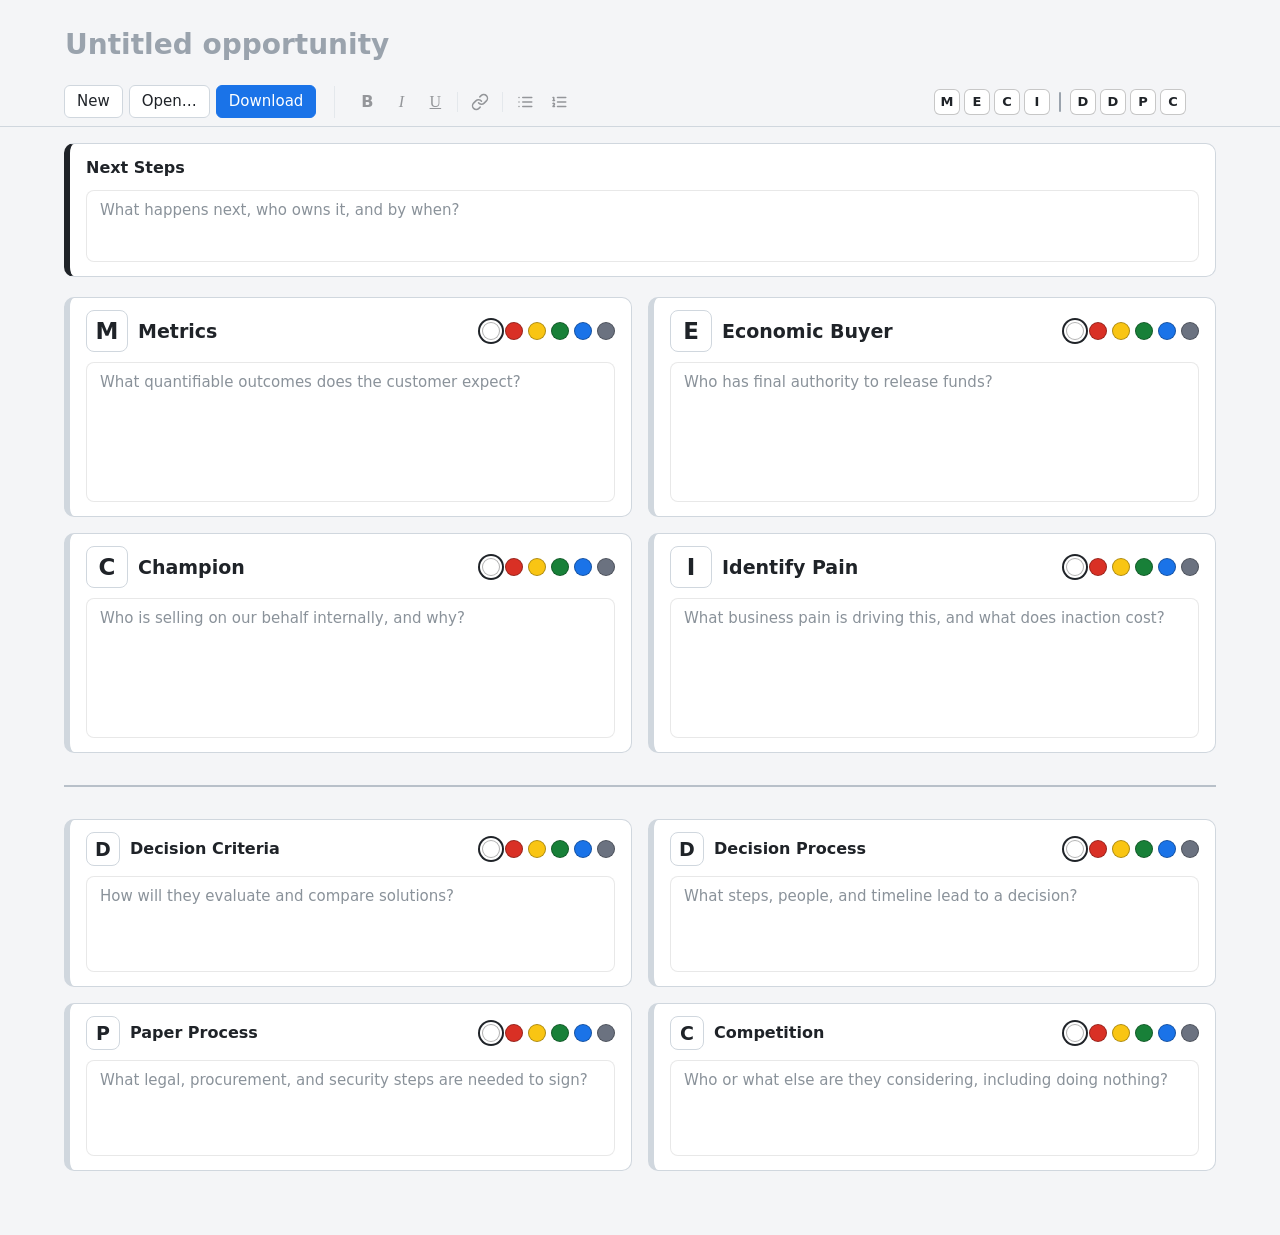
<file: app/index.html>
<!DOCTYPE html>
<html lang="en">
<head>
  <meta charset="utf-8">
  <meta name="viewport" content="width=device-width, initial-scale=1">
  <title>MEDDPICC Editor</title>
  <link rel="stylesheet" href="styles.css">
  <link rel="stylesheet" href="print.css" media="print">
</head>
<body>
  <header class="app-header">
    <input id="title" class="title-input" type="text" placeholder="Untitled opportunity"
           aria-label="Opportunity title" autocomplete="off" spellcheck="true">
    <h1 id="print-title" class="print-only"></h1>
  </header>

  <div class="command-bar">
    <div class="command-bar-inner">
      <div class="file-actions">
        <button type="button" id="btn-new" class="btn">New</button>
        <button type="button" id="btn-open" class="btn">Open&hellip;</button>
        <button type="button" id="btn-download" class="btn btn-primary">Download</button>
      </div>

      <div id="format-toolbar" class="format-toolbar is-inactive" role="toolbar" aria-label="Text formatting">
        <button type="button" class="tool" data-command="bold" data-label="Bold" data-shortcut="B" aria-pressed="false">
          <span class="tool-glyph tool-bold">B</span>
        </button>
        <button type="button" class="tool" data-command="italic" data-label="Italic" data-shortcut="I" aria-pressed="false">
          <span class="tool-glyph tool-italic">I</span>
        </button>
        <button type="button" class="tool" data-command="underline" data-label="Underline" data-shortcut="U" aria-pressed="false">
          <span class="tool-glyph tool-underline">U</span>
        </button>
        <span class="tool-sep" aria-hidden="true"></span>
        <button type="button" class="tool" data-command="link" data-label="Link" data-shortcut="K" aria-pressed="false">
          <svg viewBox="0 0 24 24" width="18" height="18" aria-hidden="true" fill="none" stroke="currentColor" stroke-width="2" stroke-linecap="round" stroke-linejoin="round"><path d="M10 13a5 5 0 0 0 7.54.54l3-3a5 5 0 0 0-7.07-7.07l-1.72 1.71"/><path d="M14 11a5 5 0 0 0-7.54-.54l-3 3a5 5 0 0 0 7.07 7.07l1.71-1.71"/></svg>
        </button>
        <span class="tool-sep" aria-hidden="true"></span>
        <button type="button" class="tool" data-command="insertUnorderedList" data-label="Bulleted list" aria-pressed="false">
          <svg viewBox="0 0 24 24" width="18" height="18" aria-hidden="true" fill="none" stroke="currentColor" stroke-width="2" stroke-linecap="round" stroke-linejoin="round"><line x1="9" y1="6" x2="21" y2="6"/><line x1="9" y1="12" x2="21" y2="12"/><line x1="9" y1="18" x2="21" y2="18"/><line x1="4" y1="6" x2="4.01" y2="6"/><line x1="4" y1="12" x2="4.01" y2="12"/><line x1="4" y1="18" x2="4.01" y2="18"/></svg>
        </button>
        <button type="button" class="tool" data-command="insertOrderedList" data-label="Numbered list" aria-pressed="false">
          <svg viewBox="0 0 24 24" width="18" height="18" aria-hidden="true" fill="none" stroke="currentColor" stroke-width="2" stroke-linecap="round" stroke-linejoin="round"><line x1="10" y1="6" x2="21" y2="6"/><line x1="10" y1="12" x2="21" y2="12"/><line x1="10" y1="18" x2="21" y2="18"/><path d="M4 6h1v4"/><path d="M4 10h2"/><path d="M6 18H4c0-1 2-2 2-3s-1-1.5-2-1"/></svg>
        </button>
      </div>

      <div id="summary-strip" class="summary-strip" role="group" aria-label="Status summary"></div>

      <div class="save-status" aria-live="polite">
        <span id="storage-state" class="storage-state"></span>
        <span id="download-state" class="download-state"></span>
      </div>
    </div>
  </div>

  <div id="storage-banner" class="banner banner-warn" role="alert" hidden>
    Browser storage is unavailable, so this page can't keep a working copy if the tab closes.
    Download regularly to avoid losing work.
  </div>
  <div id="tab-banner" class="banner banner-info" hidden>
    <span>The editor is also open in another tab. Edits in either tab overwrite the copy saved in this browser.</span>
    <button type="button" class="btn btn-small">Dismiss</button>
  </div>

  <main>
    <div id="next-steps-slot"></div>
    <div id="sections"></div>
  </main>

  <div id="link-popover" class="link-popover" role="dialog" aria-label="Edit link" hidden>
    <form novalidate>
      <label for="link-url" class="link-label">Link address</label>
      <input id="link-url" type="text" inputmode="url" autocomplete="off" spellcheck="false"
             placeholder="https://example.com">
      <p class="link-error" role="alert" hidden></p>
      <div class="link-actions">
        <button type="submit" class="btn btn-primary btn-small">Apply</button>
        <button type="button" class="btn btn-small" data-action="remove">Remove link</button>
        <button type="button" class="btn btn-small" data-action="cancel">Cancel</button>
      </div>
    </form>
  </div>

  <div id="toasts" class="toasts" aria-live="polite"></div>
  <input id="file-input" type="file" accept=".json,application/json" hidden>
  <noscript><p class="banner banner-warn">This editor needs JavaScript to run.</p></noscript>

  <!-- Classic scripts (not ES modules) so the page works when opened from file://. Order matters. -->
  <script src="js/config.js"></script>
  <script src="js/sanitize.js"></script>
  <script src="js/document.js"></script>
  <script src="js/persistence.js"></script>
  <script src="js/editor.js"></script>
  <script src="js/main.js"></script>
</body>
</html>
</file>
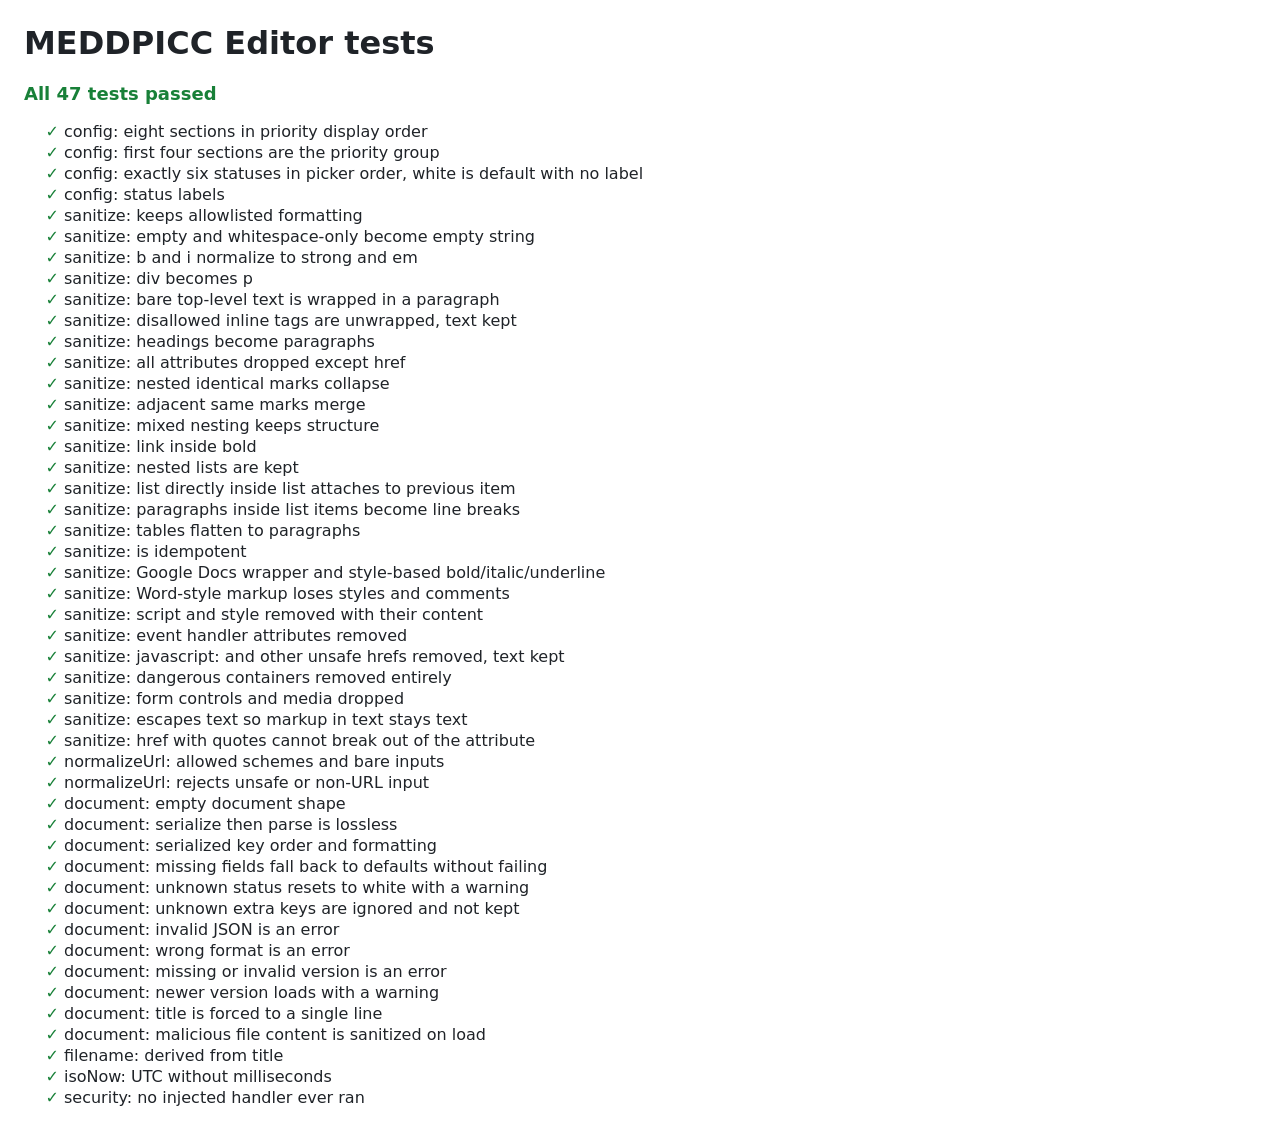
<file: tests/tests.html>
<!DOCTYPE html>
<html lang="en">
<head>
  <meta charset="utf-8">
  <title>MEDDPICC Editor tests</title>
  <style>
    body { font-family: system-ui, -apple-system, sans-serif; margin: 24px; color: #1f2328; }
    #summary { font-size: 18px; font-weight: 700; }
    #summary.pass { color: #188038; }
    #summary.fail { color: #b3261e; }
    li { margin: 2px 0; }
    .ok::marker { content: "\2713  "; color: #188038; }
    .bad::marker { content: "\2717  "; color: #b3261e; }
    .bad pre { background: #fdecea; padding: 6px 8px; white-space: pre-wrap; margin: 4px 0; }
  </style>
</head>
<body>
  <h1>MEDDPICC Editor tests</h1>
  <p id="summary">Running&hellip;</p>
  <ul id="results"></ul>

  <script src="../app/js/config.js"></script>
  <script src="../app/js/sanitize.js"></script>
  <script src="../app/js/document.js"></script>
  <script src="tests.js"></script>
</body>
</html>
</file>
<file: app/styles.css>
/* MEDDPICC Editor: screen styles. Status colors come from js/config.js via CSS variables. */

:root {
  --ink: #1f2328;
  --muted: #59636e;
  --line: #d0d7de;
  --bg: #f4f5f7;
  --panel: #ffffff;
  --accent: #1a73e8;
  --accent-ink: #0b57d0;
  --focus-ring: 0 0 0 3px rgba(26, 115, 232, 0.22);
  --radius: 10px;
  --max-width: 1200px;
}

*, *::before, *::after { box-sizing: border-box; }
[hidden] { display: none !important; }

html { -webkit-text-size-adjust: 100%; }
body {
  margin: 0;
  background: var(--bg);
  color: var(--ink);
  font-family: system-ui, -apple-system, "Segoe UI", Roboto, "Helvetica Neue", Arial, sans-serif;
  font-size: 15px;
  line-height: 1.5;
}

button { font: inherit; color: inherit; }

.visually-hidden {
  position: absolute !important;
  width: 1px; height: 1px;
  margin: -1px; padding: 0; border: 0;
  overflow: hidden; clip: rect(0 0 0 0); white-space: nowrap;
}

.print-only { display: none; }

/* ---------- header and command bar ---------- */

.app-header {
  max-width: var(--max-width);
  margin: 0 auto;
  padding: 20px 24px 8px;
}

.title-input {
  width: 100%;
  font: inherit;
  font-size: 28px;
  font-weight: 700;
  line-height: 1.25;
  color: var(--ink);
  background: transparent;
  border: 1px solid transparent;
  border-radius: 8px;
  padding: 6px 10px;
  margin-left: -10px;
}
.title-input::placeholder { color: #9aa3ad; }
.title-input:hover { border-color: var(--line); }
.title-input:focus { outline: none; background: var(--panel); border-color: var(--accent); box-shadow: var(--focus-ring); }

.command-bar {
  position: sticky;
  top: 0;
  z-index: 20;
  background: rgba(244, 245, 247, 0.94);
  backdrop-filter: blur(6px);
  -webkit-backdrop-filter: blur(6px);
  border-bottom: 1px solid var(--line);
}
.command-bar-inner {
  max-width: var(--max-width);
  margin: 0 auto;
  padding: 8px 24px;
  display: flex;
  flex-wrap: wrap;
  align-items: center;
  gap: 10px 18px;
}

.file-actions { display: flex; gap: 6px; }

.btn {
  border: 1px solid var(--line);
  background: var(--panel);
  border-radius: 6px;
  padding: 5px 12px;
  cursor: pointer;
  line-height: 1.4;
}
.btn:hover { background: #eef0f3; }
.btn:focus-visible { outline: none; box-shadow: var(--focus-ring); border-color: var(--accent); }
.btn-primary { background: var(--accent); border-color: var(--accent); color: #fff; }
.btn-primary:hover { background: #1765cc; }
.btn-small { padding: 3px 10px; font-size: 13px; }

.format-toolbar {
  display: flex;
  align-items: center;
  gap: 2px;
  padding-left: 16px;
  border-left: 1px solid var(--line);
  transition: opacity 120ms;
}
.format-toolbar.is-inactive { opacity: 0.45; }

.tool {
  width: 32px;
  height: 32px;
  display: inline-grid;
  place-items: center;
  padding: 0;
  border: 1px solid transparent;
  border-radius: 6px;
  background: transparent;
  cursor: pointer;
}
.tool:hover { background: #e6e9ed; }
.tool:focus-visible { outline: none; box-shadow: var(--focus-ring); }
.tool[aria-pressed="true"] { background: #dbe7fd; border-color: #b6cdfb; color: var(--accent-ink); }
.tool-glyph { font-size: 16px; line-height: 1; font-family: Georgia, "Times New Roman", serif; }
.tool-bold { font-weight: 800; font-family: inherit; }
.tool-italic { font-style: italic; }
.tool-underline { text-decoration: underline; }
.tool-sep { width: 1px; height: 20px; background: var(--line); margin: 0 4px; }

.summary-strip { display: flex; align-items: center; gap: 4px; margin-left: auto; }
.chip {
  width: 26px;
  height: 26px;
  padding: 0;
  display: inline-grid;
  place-items: center;
  border-radius: 6px;
  border: 1px solid rgba(0, 0, 0, 0.22);
  background: var(--chip-bg, #fff);
  color: var(--chip-ink, var(--ink));
  font-size: 13px;
  font-weight: 800;
  cursor: pointer;
}
.chip:hover { filter: brightness(0.95); }
.chip:focus-visible { outline: 2px solid var(--accent); outline-offset: 2px; }
.chip-sep { width: 2px; height: 20px; background: #9aa3ad; margin: 0 5px; border-radius: 1px; }

.save-status { display: flex; flex-wrap: wrap; gap: 4px 12px; font-size: 13px; color: var(--muted); }
.storage-state.is-error { color: #b3261e; font-weight: 600; }
.download-state:not(:empty)::before {
  content: "";
  display: inline-block;
  width: 8px; height: 8px;
  margin-right: 6px;
  border-radius: 50%;
  background: #e0a800;
  vertical-align: 1px;
}

/* ---------- banners and toasts ---------- */

.banner {
  max-width: var(--max-width);
  margin: 12px auto 0;
  padding: 10px 14px;
  border-radius: 8px;
  display: flex;
  align-items: center;
  justify-content: space-between;
  gap: 12px;
}
.banner-warn { background: #fdecea; border: 1px solid #f3b5b0; color: #8c1d18; font-weight: 600; }
.banner-info { background: #e8f0fe; border: 1px solid #b6cdfb; color: #0b3d91; }

.toasts {
  position: fixed;
  right: 16px;
  bottom: 16px;
  z-index: 60;
  display: flex;
  flex-direction: column;
  gap: 8px;
  max-width: min(440px, calc(100vw - 32px));
}
.toast {
  display: flex;
  align-items: flex-start;
  gap: 12px;
  padding: 10px 12px 10px 14px;
  border-radius: 8px;
  background: #1f2328;
  color: #fff;
  box-shadow: 0 6px 20px rgba(0, 0, 0, 0.2);
  font-size: 14px;
}
.toast-warn { background: #7a4d00; }
.toast-error { background: #b3261e; }
.toast-message { flex: 1; }
.toast-close {
  border: 0;
  background: transparent;
  color: inherit;
  font-size: 18px;
  line-height: 1;
  cursor: pointer;
  opacity: 0.8;
  padding: 0 2px;
}
.toast-close:hover { opacity: 1; }

/* ---------- layout ---------- */

main {
  max-width: var(--max-width);
  margin: 0 auto;
  padding: 16px 24px 64px;
}

.box-grid {
  display: grid;
  grid-template-columns: repeat(2, minmax(0, 1fr));
  gap: 16px;
}

.group-separator {
  border: 0;
  border-top: 2px solid #b8c0c9;
  margin: 32px 0;
}

/* ---------- boxes ---------- */

.box {
  position: relative;
  display: flex;
  flex-direction: column;
  min-width: 0;
  background: var(--tint, var(--panel));
  border: 1px solid var(--line);
  border-left: 6px solid var(--border, var(--line));
  border-radius: var(--radius);
  padding: 12px 16px 14px;
  transition: background-color 150ms, border-color 150ms;
}

.next-steps { --border: var(--ink); margin-bottom: 20px; }
.next-steps .editor { min-height: 72px; }

.box-header {
  display: flex;
  align-items: center;
  gap: 10px;
  margin-bottom: 10px;
}

.letter {
  width: 34px;
  height: 34px;
  display: grid;
  place-items: center;
  flex: none;
  border-radius: 8px;
  background: var(--panel);
  border: 1px solid var(--line);
  font-size: 19px;
  font-weight: 800;
}

.box-title {
  flex: 1;
  min-width: 0;
  display: flex;
  flex-wrap: wrap;
  align-items: center;
  gap: 4px 10px;
}

.box-heading { margin: 0; font-size: 16px; font-weight: 650; }

.status-label {
  font-size: 12.5px;
  font-weight: 600;
  line-height: 1.3;
  padding: 2px 9px;
  border-radius: 999px;
  border: 1px solid var(--border);
  background: rgba(255, 255, 255, 0.75);
}
.status-label:empty { display: none; }

/* Priority group carries more visual weight. */
.group-priority .letter { width: 42px; height: 42px; font-size: 23px; }
.group-priority .box-heading { font-size: 19px; }
.group-priority .editor { min-height: 140px; }

/* ---------- status picker ---------- */

.status-picker {
  display: flex;
  align-items: center;
  gap: 5px;
  flex: none;
  margin: 0;
  padding: 0;
  border: 0;
  min-width: 0;
}
.swatch-option { position: relative; display: inline-block; cursor: pointer; line-height: 0; }
.swatch-input {
  position: absolute;
  inset: 0;
  width: 100%;
  height: 100%;
  margin: 0;
  opacity: 0;
  cursor: pointer;
}
.swatch {
  display: block;
  width: 18px;
  height: 18px;
  border-radius: 50%;
  background: var(--swatch);
  border: 1px solid rgba(0, 0, 0, 0.3);
  transition: transform 100ms;
}
.swatch-option:hover .swatch { transform: scale(1.15); }
.swatch-input:checked + .swatch { box-shadow: 0 0 0 2px #fff, 0 0 0 4px var(--ink); }
.swatch-input:focus-visible + .swatch { outline: 2px solid var(--accent); outline-offset: 4px; }

/* ---------- editors ---------- */

.editor {
  position: relative;
  flex: 1;
  min-height: 96px;
  padding: 8px 12px;
  background: rgba(255, 255, 255, 0.78);
  border: 1px solid rgba(0, 0, 0, 0.09);
  border-radius: 8px;
  outline: none;
  overflow-wrap: anywhere;
  cursor: text;
}
.editor:focus { background: var(--panel); border-color: var(--accent); box-shadow: var(--focus-ring); }
.editor p { margin: 0 0 0.5em; }
.editor ul, .editor ol { margin: 0 0 0.5em; padding-left: 1.5em; }
.editor li > ul, .editor li > ol { margin-bottom: 0; }
.editor > :last-child { margin-bottom: 0; }
.editor a { color: var(--accent-ink); text-decoration: underline; }
.modifier-pressed .editor a { cursor: pointer; }

.editor.is-empty::before {
  content: attr(data-placeholder);
  position: absolute;
  top: 8px;
  left: 13px;
  right: 12px;
  color: #8a929a;
  pointer-events: none;
}

/* ---------- link popover ---------- */

.link-popover {
  position: absolute;
  z-index: 40;
  width: 340px;
  max-width: calc(100vw - 16px);
  padding: 12px;
  background: var(--panel);
  border: 1px solid var(--line);
  border-radius: 10px;
  box-shadow: 0 10px 28px rgba(0, 0, 0, 0.16);
}
.link-label { display: block; font-size: 13px; font-weight: 600; margin-bottom: 4px; }
.link-popover input {
  width: 100%;
  font: inherit;
  padding: 6px 8px;
  border: 1px solid var(--line);
  border-radius: 6px;
}
.link-popover input:focus { outline: none; border-color: var(--accent); box-shadow: var(--focus-ring); }
.link-error { margin: 6px 0 0; font-size: 13px; color: #b3261e; }
.link-actions { display: flex; gap: 6px; margin-top: 10px; }

/* ---------- drag a file to open ---------- */

body.is-dragging-file::after {
  content: "Drop a MEDDPICC JSON file to open it";
  position: fixed;
  inset: 12px;
  z-index: 100;
  display: grid;
  place-items: center;
  border: 3px dashed var(--accent);
  border-radius: 16px;
  background: rgba(232, 240, 254, 0.9);
  color: var(--accent-ink);
  font-size: 20px;
  font-weight: 600;
  pointer-events: none;
}

/* ---------- narrow windows ---------- */

@media (max-width: 800px) {
  .app-header { padding: 16px 16px 4px; }
  .command-bar-inner { padding: 8px 16px; }
  main { padding: 12px 16px 48px; }
  .box-grid { grid-template-columns: minmax(0, 1fr); }
  .summary-strip { margin-left: 0; }
  .format-toolbar { padding-left: 0; border-left: 0; }
  .group-separator { margin: 24px 0; }
}
</file>
<file: app/print.css>
/* MEDDPICC Editor: print styles (Cmd/Ctrl+P, "Save as PDF"). */

@page { margin: 0.5in; }

html, body { background: #fff !important; }
body { font-size: 10.5pt; line-height: 1.4; }

.command-bar,
.banner,
.toasts,
.link-popover,
.status-picker,
.summary-strip,
.title-input,
#file-input { display: none !important; }

.print-only { display: block !important; }

.app-header { max-width: none; padding: 0 0 10pt; }
#print-title { margin: 0; font-size: 18pt; }

main { max-width: none; padding: 0; }

.box {
  break-inside: avoid;
  page-break-inside: avoid;
  padding: 8pt 10pt;
  -webkit-print-color-adjust: exact;
  print-color-adjust: exact;
}
.box-header { margin-bottom: 4pt; }
.next-steps { margin-bottom: 10pt; }
.box-grid { gap: 10pt; }
.group-separator { margin: 12pt 0; }

/* Status label prints next to the heading so meaning survives black and white. */
.status-label { background: #fff; }

.editor,
.editor:focus {
  min-height: 0 !important;
  padding: 0;
  border: 0;
  background: transparent;
  box-shadow: none;
}
.editor.is-empty::before { content: none; }

.editor a { color: inherit; }
.editor a::after {
  content: " (" attr(href) ")";
  font-size: 0.85em;
  color: #444;
  overflow-wrap: anywhere;
}
.editor a.print-url-same::after { content: none; }
</file>
